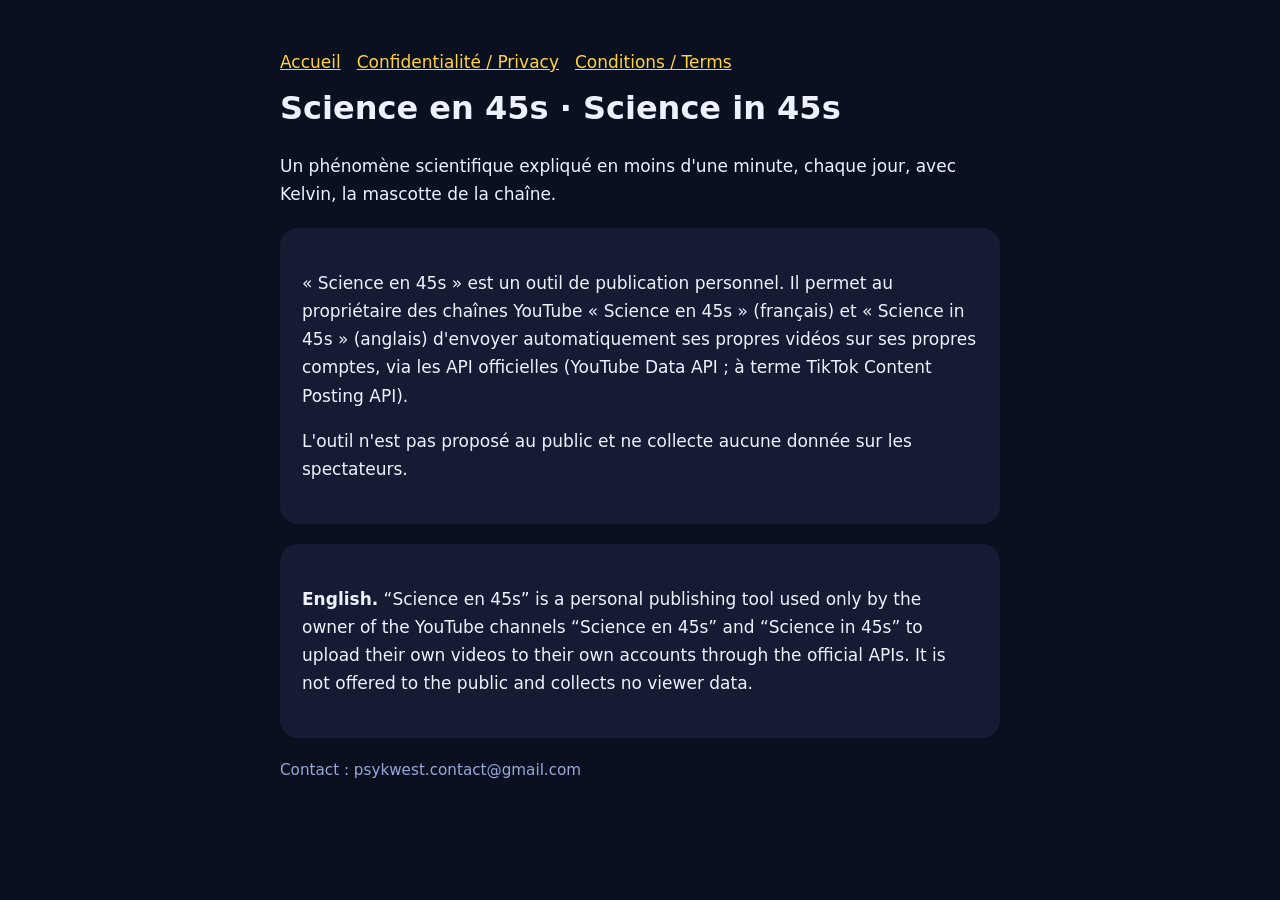
<file: index.html>
<!doctype html><html lang="fr"><head><meta charset="utf-8"><meta name="viewport" content="width=device-width,initial-scale=1">
<title>Science en 45s</title><link rel="stylesheet" href="style.css"></head><body><main>
<nav><a href="index.html">Accueil</a><a href="privacy.html">Confidentialité / Privacy</a><a href="terms.html">Conditions / Terms</a></nav>
<h1>Science en 45s · Science in 45s</h1>
<p>Un phénomène scientifique expliqué en moins d'une minute, chaque jour, avec Kelvin, la mascotte de la chaîne.</p>
<div class="card">
<p>« Science en 45s » est un outil de publication personnel. Il permet au propriétaire des chaînes YouTube « Science en 45s » (français) et « Science in 45s » (anglais) d'envoyer automatiquement ses propres vidéos sur ses propres comptes, via les API officielles (YouTube Data API ; à terme TikTok Content Posting API).</p>
<p>L'outil n'est pas proposé au public et ne collecte aucune donnée sur les spectateurs.</p>
</div>
<div class="card">
<p><strong>English.</strong> “Science en 45s” is a personal publishing tool used only by the owner of the YouTube channels “Science en 45s” and “Science in 45s” to upload their own videos to their own accounts through the official APIs. It is not offered to the public and collects no viewer data.</p>
</div>
<p class="muted">Contact : psykwest.contact@gmail.com</p>
</main></body></html>
</file>
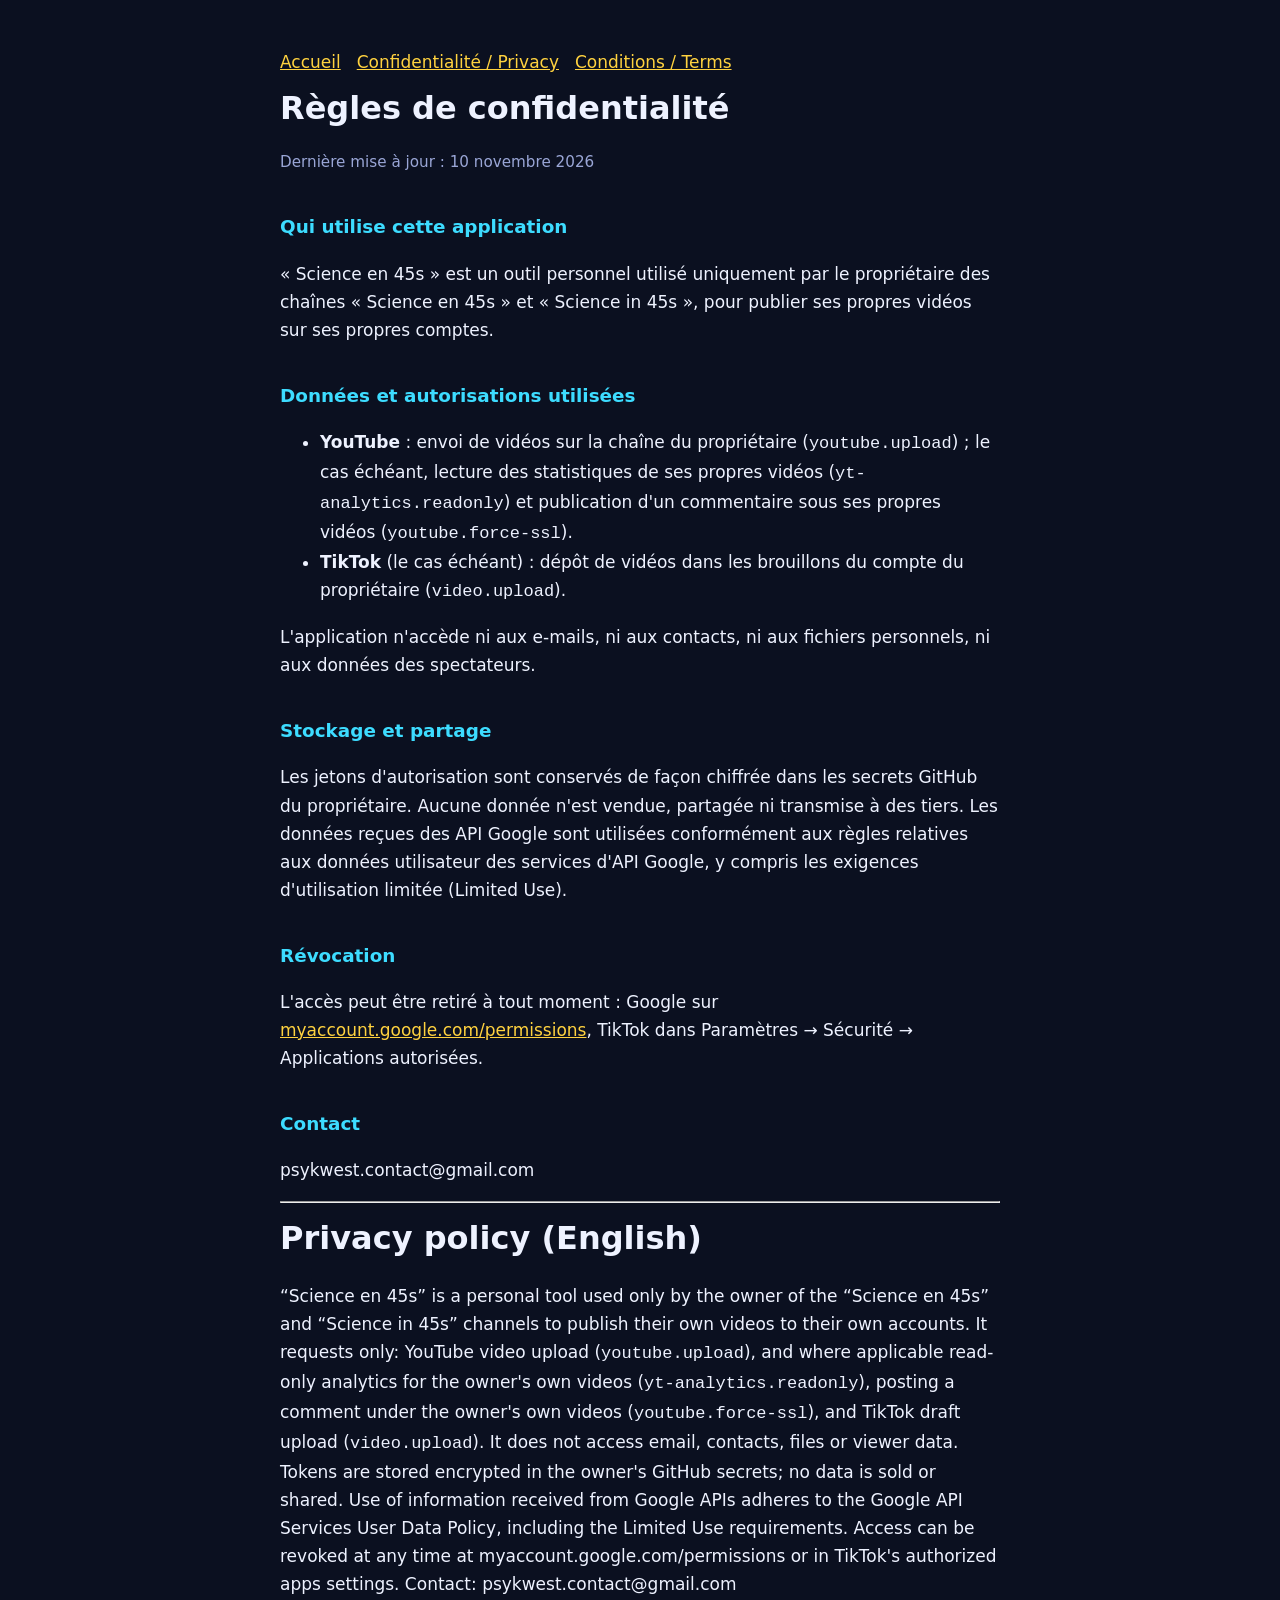
<file: privacy.html>
<!doctype html><html lang="fr"><head><meta charset="utf-8"><meta name="viewport" content="width=device-width,initial-scale=1">
<title>Règles de confidentialité · Privacy policy</title><link rel="stylesheet" href="style.css"></head><body><main>
<nav><a href="index.html">Accueil</a><a href="privacy.html">Confidentialité / Privacy</a><a href="terms.html">Conditions / Terms</a></nav>
<h1>Règles de confidentialité</h1><p class="muted">Dernière mise à jour : 10 novembre 2026</p>
<h2>Qui utilise cette application</h2>
<p>« Science en 45s » est un outil personnel utilisé uniquement par le propriétaire des chaînes « Science en 45s » et « Science in 45s », pour publier ses propres vidéos sur ses propres comptes.</p>
<h2>Données et autorisations utilisées</h2>
<ul>
<li><strong>YouTube</strong> : envoi de vidéos sur la chaîne du propriétaire (<code>youtube.upload</code>) ; le cas échéant, lecture des statistiques de ses propres vidéos (<code>yt-analytics.readonly</code>) et publication d'un commentaire sous ses propres vidéos (<code>youtube.force-ssl</code>).</li>
<li><strong>TikTok</strong> (le cas échéant) : dépôt de vidéos dans les brouillons du compte du propriétaire (<code>video.upload</code>).</li>
</ul>
<p>L'application n'accède ni aux e-mails, ni aux contacts, ni aux fichiers personnels, ni aux données des spectateurs.</p>
<h2>Stockage et partage</h2>
<p>Les jetons d'autorisation sont conservés de façon chiffrée dans les secrets GitHub du propriétaire. Aucune donnée n'est vendue, partagée ni transmise à des tiers. Les données reçues des API Google sont utilisées conformément aux règles relatives aux données utilisateur des services d'API Google, y compris les exigences d'utilisation limitée (Limited Use).</p>
<h2>Révocation</h2>
<p>L'accès peut être retiré à tout moment : Google sur <a href="https://myaccount.google.com/permissions">myaccount.google.com/permissions</a>, TikTok dans Paramètres → Sécurité → Applications autorisées.</p>
<h2>Contact</h2><p>psykwest.contact@gmail.com</p>
<hr>
<h1>Privacy policy (English)</h1>
<p>“Science en 45s” is a personal tool used only by the owner of the “Science en 45s” and “Science in 45s” channels to publish their own videos to their own accounts. It requests only: YouTube video upload (<code>youtube.upload</code>), and where applicable read-only analytics for the owner's own videos (<code>yt-analytics.readonly</code>), posting a comment under the owner's own videos (<code>youtube.force-ssl</code>), and TikTok draft upload (<code>video.upload</code>). It does not access email, contacts, files or viewer data. Tokens are stored encrypted in the owner's GitHub secrets; no data is sold or shared. Use of information received from Google APIs adheres to the Google API Services User Data Policy, including the Limited Use requirements. Access can be revoked at any time at myaccount.google.com/permissions or in TikTok's authorized apps settings. Contact: psykwest.contact@gmail.com</p>
</main></body></html>
</file>
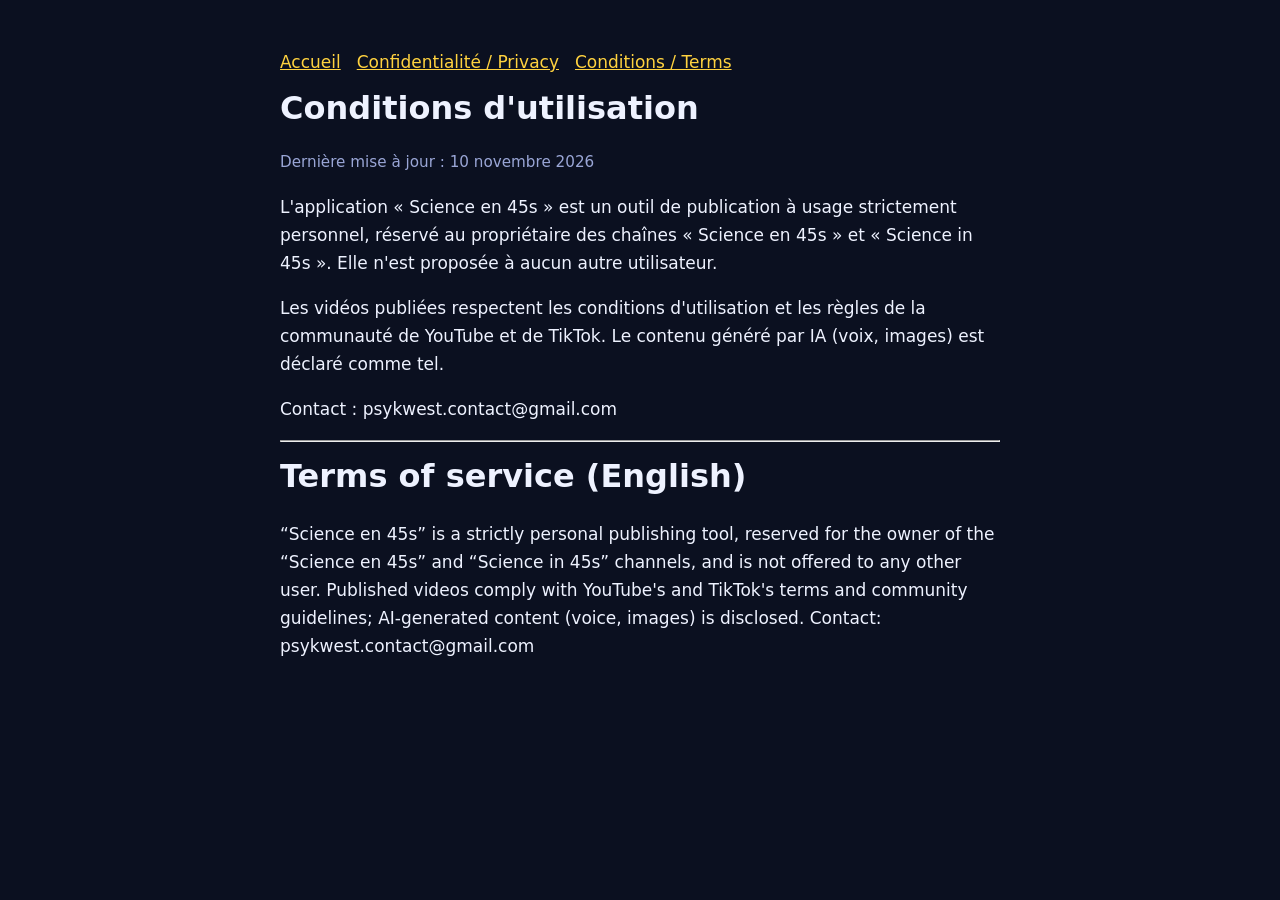
<file: terms.html>
<!doctype html><html lang="fr"><head><meta charset="utf-8"><meta name="viewport" content="width=device-width,initial-scale=1">
<title>Conditions d'utilisation · Terms of service</title><link rel="stylesheet" href="style.css"></head><body><main>
<nav><a href="index.html">Accueil</a><a href="privacy.html">Confidentialité / Privacy</a><a href="terms.html">Conditions / Terms</a></nav>
<h1>Conditions d'utilisation</h1><p class="muted">Dernière mise à jour : 10 novembre 2026</p>
<p>L'application « Science en 45s » est un outil de publication à usage strictement personnel, réservé au propriétaire des chaînes « Science en 45s » et « Science in 45s ». Elle n'est proposée à aucun autre utilisateur.</p>
<p>Les vidéos publiées respectent les conditions d'utilisation et les règles de la communauté de YouTube et de TikTok. Le contenu généré par IA (voix, images) est déclaré comme tel.</p>
<p>Contact : psykwest.contact@gmail.com</p>
<hr>
<h1>Terms of service (English)</h1>
<p>“Science en 45s” is a strictly personal publishing tool, reserved for the owner of the “Science en 45s” and “Science in 45s” channels, and is not offered to any other user. Published videos comply with YouTube's and TikTok's terms and community guidelines; AI-generated content (voice, images) is disclosed. Contact: psykwest.contact@gmail.com</p>
</main></body></html>
</file>
<file: style.css>
:root{--bg:#0B1020;--card:#151B33;--text:#EEF2FF;--muted:#9AA6D6;--accent:#3DDCFF;--gold:#FFD23F}
*{box-sizing:border-box}body{margin:0;background:var(--bg);color:var(--text);font:17px/1.65 system-ui,-apple-system,Segoe UI,Roboto,sans-serif}
main{max-width:760px;margin:0 auto;padding:48px 20px}h1{font-size:2rem;margin:.2em 0}h2{color:var(--accent);font-size:1.15rem;margin-top:2em}
.card{background:var(--card);border-radius:18px;padding:24px 22px;margin:20px 0}a{color:var(--gold)}.muted{color:var(--muted);font-size:.95rem}
nav a{margin-right:16px}
</file>
